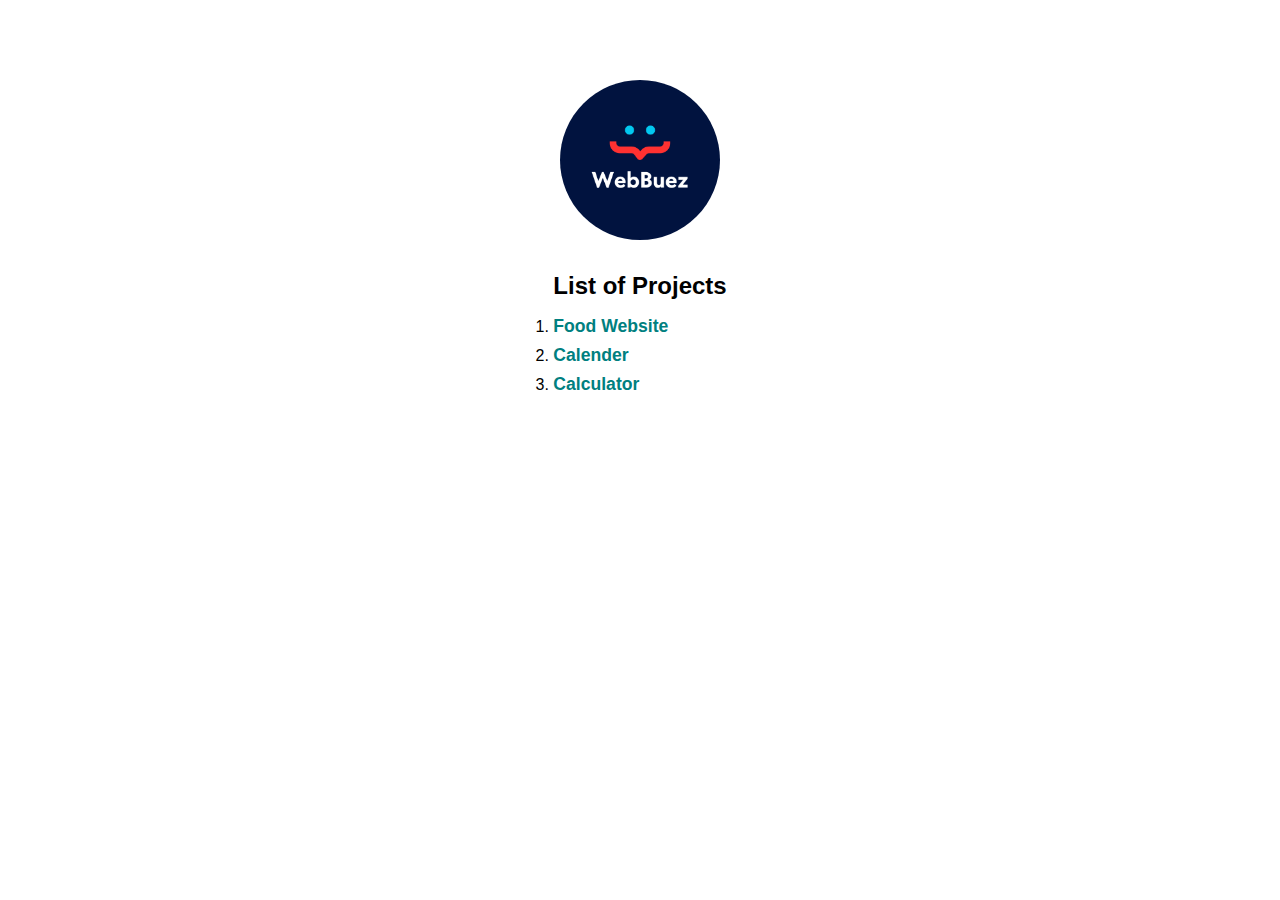
<file: index.html>
<!DOCTYPE html>
<html lang="en">
  <head>
    <meta charset="UTF-8" />
    <meta name="viewport" content="width=device-width, initial-scale=1.0" />
    <title>Webbuez</title>
    <link rel="stylesheet" href="style.css" />
  </head>
  <body>
    <div class="container">
      <img src="logo.png" alt="" />

      <div class="websites">
        <h2>List of Projects</h2>

        <ol class="list-of-websites">
          <li><a href="/food_website/index.html">Food Website</a></li>
          <li><a href="/calender/index.html">Calender</a></li>
          <li><a href="/calculator/index.html">Calculator</a></li>
        </ol>
      </div>
    </div>
  </body>
</html>
</file>
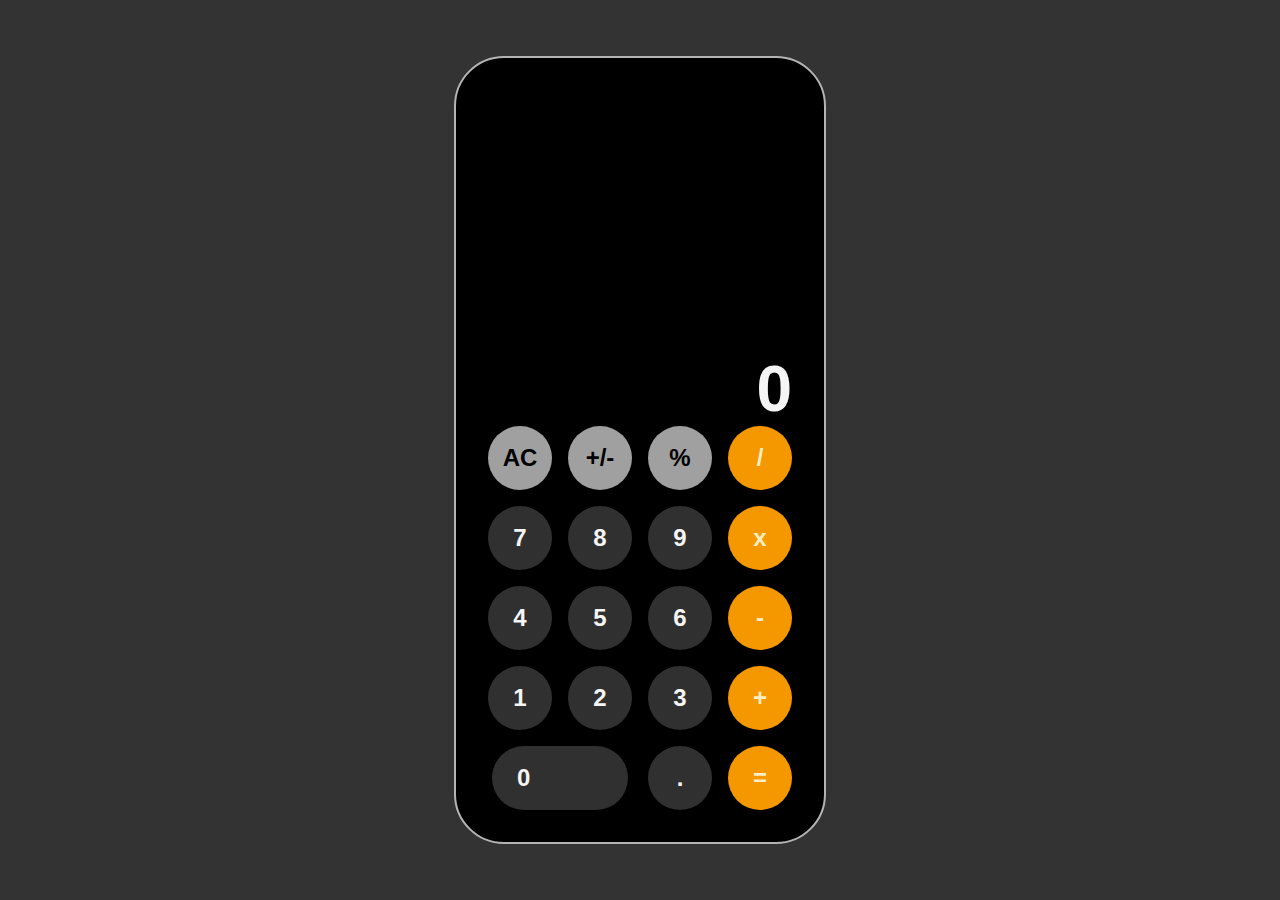
<file: calculator/index.html>
<!DOCTYPE html>
<html lang="en">
  <head>
    <meta charset="UTF-8" />
    <meta name="viewport" content="width=device-width, initial-scale=1.0" />
    <title>Calculator</title>
    <link rel="stylesheet" href="calculator.css" />
  </head>
  <body>
    <div class="container">
      <p class="output">0</p>
      <div class="buttons">
        <p class="switch">AC</p>
        <p class="switch">+/-</p>
        <p class="switch">%</p>
        <p class="operator">/</p>
        <p class="number">7</p>
        <p class="number">8</p>
        <p class="number">9</p>
        <p class="operator">x</p>
        <p class="number">4</p>
        <p class="number">5</p>
        <p class="number">6</p>
        <p class="operator">-</p>
        <p class="number">1</p>
        <p class="number">2</p>
        <p class="number">3</p>
        <p class="operator">+</p>
        <div class="zero-wrapper">
          <p class="zero">0</p>
        </div>
        <p class="number">.</p>
        <p class="operator">=</p>
      </div>
    </div>
  </body>
</html>
</file>
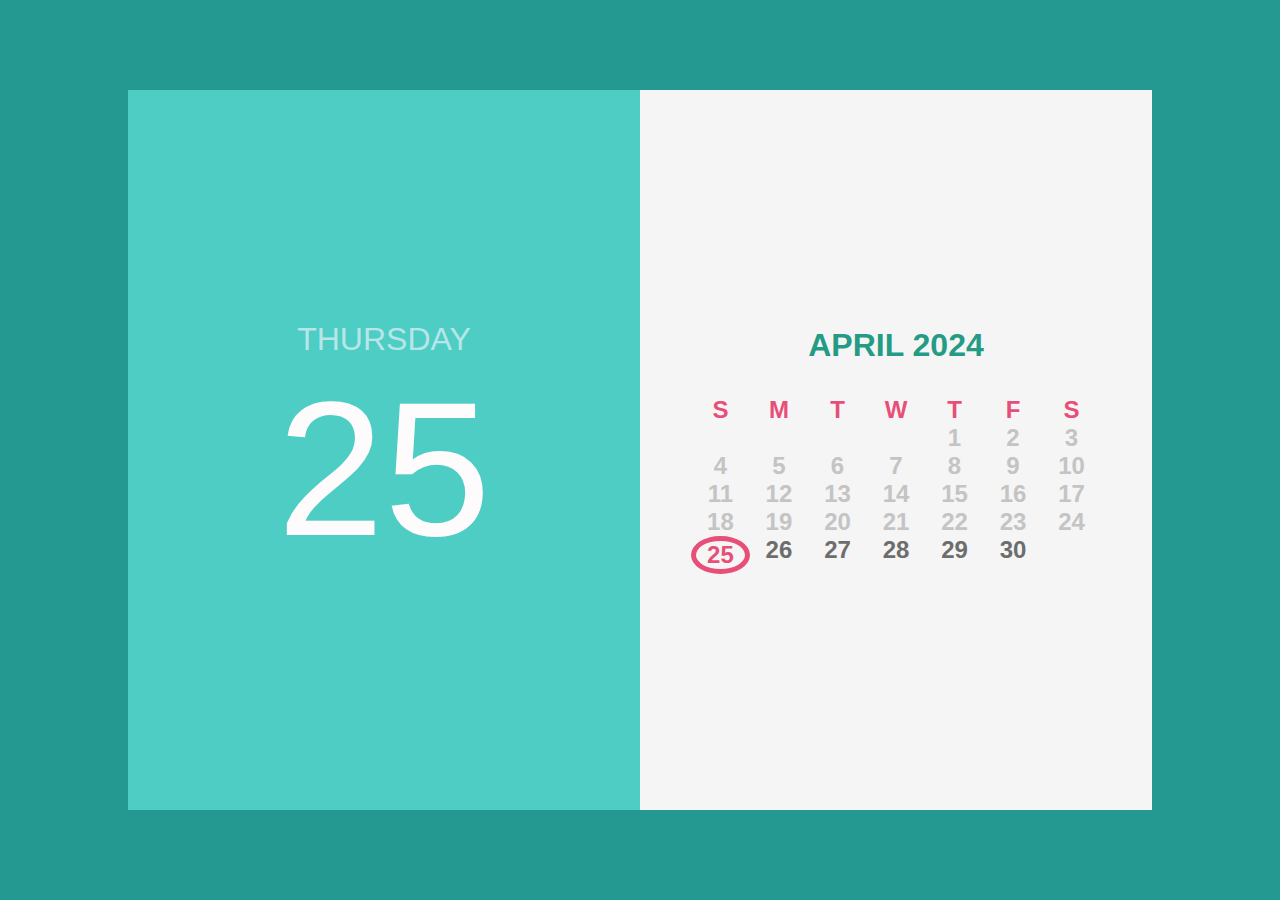
<file: calender/index.html>
<!DOCTYPE html>
<html lang="en">
  <head>
    <meta charset="UTF-8" />
    <meta name="viewport" content="width=device-width, initial-scale=1.0" />
    <title>Calender</title>
    <link rel="stylesheet" href="style.css" />
  </head>
  <body>
    <div class="container">
      <div class="day">
        <p>THURSDAY</p>
        <p>25</h>
      </div>

      <div class="calender">
        <p class="month-year">APRIL 2024</p>

        <div class="calender-inner">

          <p class="days">S</p>
          <p class="days">M</p>
          <p class="days">T</p>
          <p class="days">W</p>
          <p class="days">T</p>
          <p class="days">F</p>
          <p class="days">S</p>

          <p></p>
          <p></p>
          <p></p>
          <p></p>

          <p class="past">1</p>
          <p class="past">2</p>
          <p class="past">3</p>
          <p class="past">4</p>
          <p class="past">5</p>
          <p class="past">6</p>
          <p class="past">7</p>
          <p class="past">8</p>
          <p class="past">9</p>
          <p class="past">10</p>
          <p class="past">11</p>
          <p class="past">12</p>
          <p class="past">13</p>
          <p class="past">14</p>
          <p class="past">15</p>
          <p class="past">16</p>
          <p class="past">17</p>
          <p class="past">18</p>
          <p class="past">19</p>
          <p class="past">20</p>
          <p class="past">21</p>
          <p class="past">22</p>
          <p class="past">23</p>
          <p class="past">24</p>


          <p class="current">25</p>


          <p class="future">26</p>
          <p class="future">27</p>
          <p class="future">28</p>
          <p class="future">29</p>
          <p class="future">30</p>
        </div>
      </div>
    </div>
  </body>
</html>
</file>
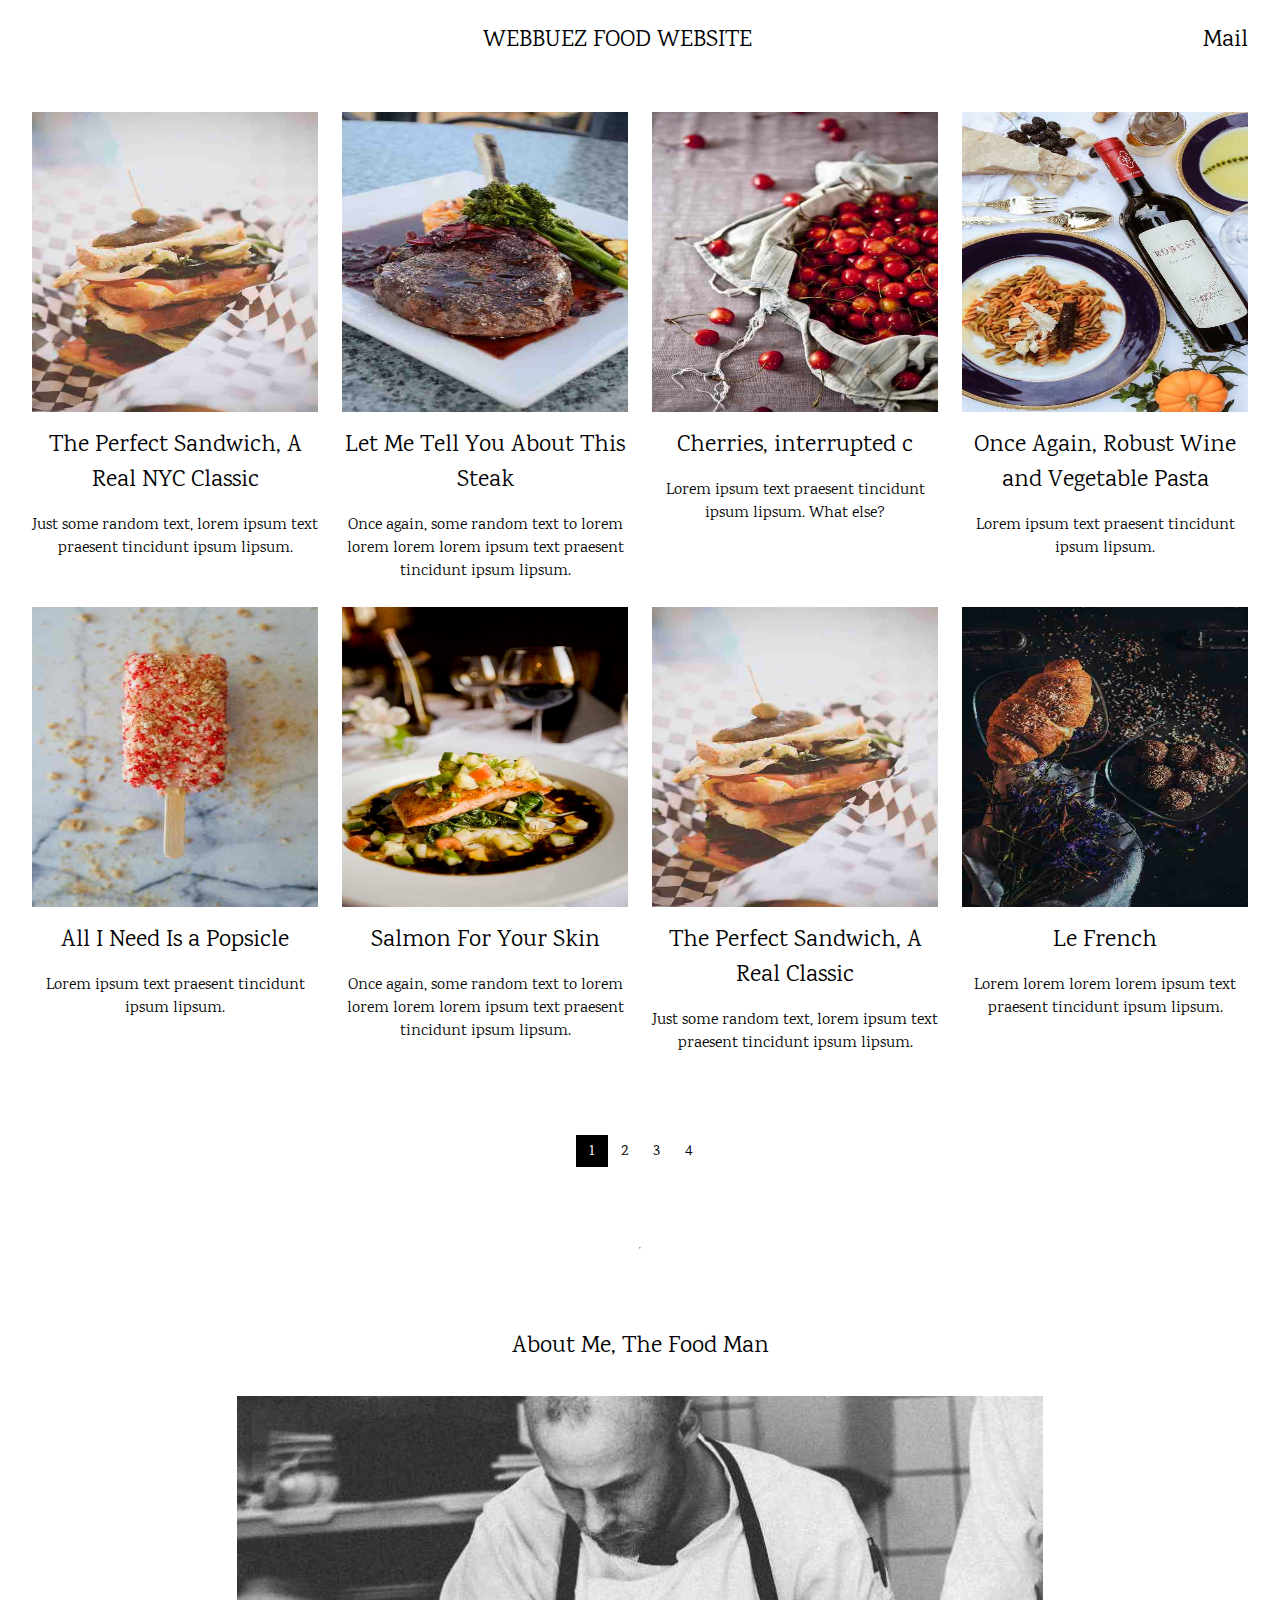
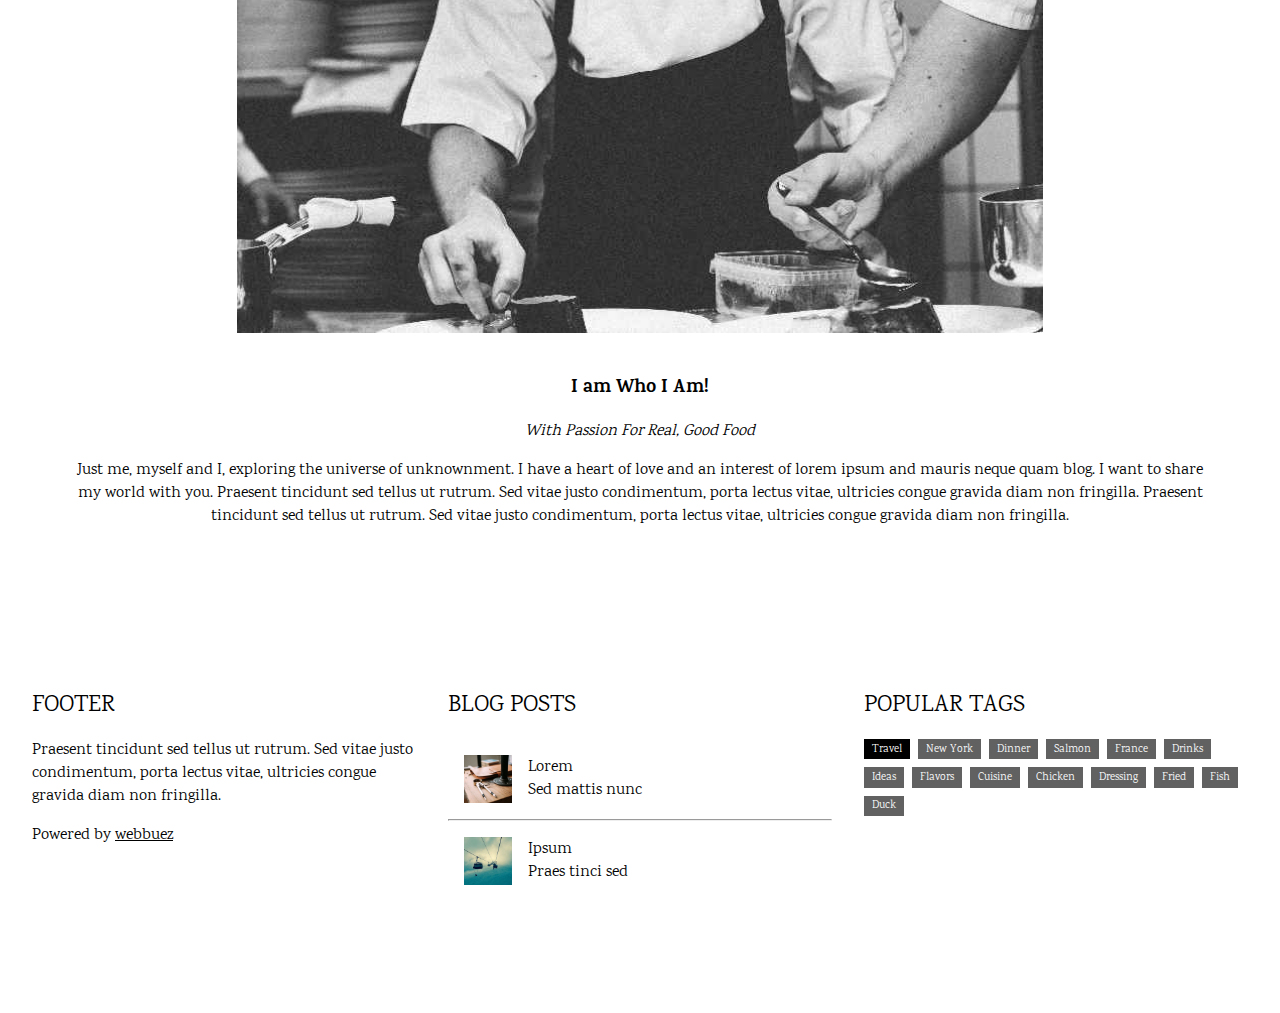
<file: food_website/index.html>
<!DOCTYPE html>
<html lang="en">
  <head>
    <meta charset="UTF-8" />
    <meta name="viewport" content="width=device-width, initial-scale=1.0" />
    <title>Document</title>
    <link rel="stylesheet" href="/styles/style.css" />
    <link
      rel="stylesheet"
      href="https://cdnjs.cloudflare.com/ajax/libs/font-awesome/6.5.2/css/all.min.css"
      integrity="sha512-SnH5WK+bZxgPHs44uWIX+LLJAJ9/2PkPKZ5QiAj6Ta86w+fsb2TkcmfRyVX3pBnMFcV7oQPJkl9QevSCWr3W6A=="
      crossorigin="anonymous"
      referrerpolicy="no-referrer"
    />
    <link rel="preconnect" href="https://fonts.googleapis.com" />
    <link rel="preconnect" href="https://fonts.gstatic.com" crossorigin />
    <link
      href="https://fonts.googleapis.com/css2?family=Karma:wght@300;400;500;600;700&display=swap"
      rel="stylesheet"
    />
  </head>
  <body>
    <div class="container">
      <nav class="navbar">
        <div class="nav-inner">
          <div class="menu"><i class="fa-solid fa-bars"></i></div>
          <div class="nav-brand">
            <a href="">WEBBUEZ FOOD WEBSITE</a>
          </div>
          <div class="mail">
            <p>Mail</p>
          </div>
        </div>
      </nav>

      <div class="hero">
        <div class="cards">
          <div class="card">
            <img src="images/asset 0.jpeg" alt="food image" height="300px" />
            <p class="title">The Perfect Sandwich, A Real NYC Classic</p>
            <p class="desc">
              Just some random text, lorem ipsum text praesent tincidunt ipsum
              lipsum.
            </p>
          </div>
          <div class="card">
            <img src="images/asset 1.jpeg" alt="food image" height="300px" />
            <p class="title">Let Me Tell You About This Steak</p>
            <p class="desc">
              Once again, some random text to lorem lorem lorem lorem ipsum text
              praesent tincidunt ipsum lipsum.
            </p>
          </div>
          <div class="card">
            <img src="images/asset 2.jpeg" alt="food image" height="300px" />
            <p class="title">Cherries, interrupted c</p>
            <p class="desc">
              Lorem ipsum text praesent tincidunt ipsum lipsum. What else?
            </p>
          </div>
          <div class="card">
            <img src="images/asset 3.jpeg" alt="food image" height="300px" />
            <p class="title">Once Again, Robust Wine and Vegetable Pasta</p>
            <p class="desc">
              Lorem ipsum text praesent tincidunt ipsum lipsum.
            </p>
          </div>
          <div class="card">
            <img src="images/asset 4.jpeg" alt="food image" height="300px" />
            <p class="title">All I Need Is a Popsicle</p>
            <p class="desc">
              Lorem ipsum text praesent tincidunt ipsum lipsum.
            </p>
          </div>
          <div class="card">
            <img src="images/asset 5.jpeg" alt="food image" height="300px" />
            <p class="title">Salmon For Your Skin</p>
            <p class="desc">
              Once again, some random text to lorem lorem lorem lorem ipsum text
              praesent tincidunt ipsum lipsum.
            </p>
          </div>
          <div class="card">
            <img src="images/asset 0.jpeg" alt="food image" height="300px" />
            <p class="title">The Perfect Sandwich, A Real Classic</p>
            <p class="desc">
              Just some random text, lorem ipsum text praesent tincidunt ipsum
              lipsum.
            </p>
          </div>
          <div class="card">
            <img src="images/asset 6.jpeg" alt="food image" height="300px" />
            <p class="title">Le French</p>
            <p class="desc">
              Lorem lorem lorem lorem ipsum text praesent tincidunt ipsum
              lipsum.
            </p>
          </div>
        </div>

        <div class="pagination">
          <div class="inner">
            <div class="button">
              <i class="fa-solid fa-angle-left"></i>
            </div>

            <div class="numbers">
              <p>1</p>
              <p>2</p>
              <p>3</p>
              <p>4</p>
            </div>

            <div class="button">
              <i class="fa-solid fa-angle-right"></i>
            </div>
          </div>
        </div>
      </div>

      <hr />

      <section class="about">
        <div class="about-inner">
          <p class="about-title">About Me, The Food Man</p>

          <div class="about-img">
            <img src="images/asset 7.jpeg" alt="" />
          </div>

          <div class="about-desc">
            <p class="first-desc">I am Who I Am!</p>
            <p class="second-desc">With Passion For Real, Good Food</p>
            <p class="long-desc">
              Just me, myself and I, exploring the universe of unknownment. I
              have a heart of love and an interest of lorem ipsum and mauris
              neque quam blog. I want to share my world with you. Praesent
              tincidunt sed tellus ut rutrum. Sed vitae justo condimentum, porta
              lectus vitae, ultricies congue gravida diam non fringilla.
              Praesent tincidunt sed tellus ut rutrum. Sed vitae justo
              condimentum, porta lectus vitae, ultricies congue gravida diam non
              fringilla.
            </p>
          </div>
        </div>
      </section>

      <footer>
        <div class="footer-inner">
          <div class="footer-container">
            <h3 class="footer-title">FOOTER</h3>
            <p>
              Praesent tincidunt sed tellus ut rutrum. Sed vitae justo
              condimentum, porta lectus vitae, ultricies congue gravida diam non
              fringilla.
            </p>

            <p>
              Powered by
              <a href="https://webbuez.vercel.app/" target="_blank">webbuez</a>
            </p>
          </div>

          <div class="blog-post">
            <h3 class="footer-title">BLOG POSTS</h3>

            <div class="blog">
              <img src="images//asset 8.jpeg" alt="" />

              <div>
                <p>Lorem</p>
                <p>Sed mattis nunc</p>
              </div>
            </div>

            <hr />
            <div class="blog">
              <img src="images//asset 9.jpeg" alt="" />

              <div>
                <p>Ipsum</p>
                <p>Praes tinci sed</p>
              </div>
            </div>
          </div>

          <div class="popular-tags">
            <h3 class="footer-title">POPULAR TAGS</h3>
            <div class="tags">
              <p>Travel</p>
              <p>New York</p>
              <p>Dinner</p>
              <p>Salmon</p>
              <p>France</p>
              <p>Drinks</p>
              <p>Ideas</p>
              <p>Flavors</p>
              <p>Cuisine</p>
              <p>Chicken</p>
              <p>Dressing</p>
              <p>Fried</p>
              <p>Fish</p>
              <p>Duck</p>
            </div>
          </div>
        </div>
      </footer>
    </div>
  </body>
</html>
</file>
<file: style.css>
* {
  margin: 0;
  padding: 0;
}

body {
  height: 100vh;
  width: 100%;
  display: flex;
  justify-content: center;
  font-family: "Lucida Sans", "Lucida Sans Regular", "Lucida Grande", "Lucida Sans Unicode", Geneva, Verdana, sans-serif;
}

.container {
  display: flex;
  flex-direction: column;
  align-items: center;
  padding-top: 5rem;
  gap: 2rem;
}
.container img {
  height: 10rem;
  width: 10rem;
  border-radius: 5rem;
}
.container .websites {
  display: flex;
  flex-direction: column;
  gap: 1rem;
}
.container .websites .list-of-websites {
  display: flex;
  flex-direction: column;
  gap: 0.5rem;
}
.container .websites .list-of-websites li a {
  text-decoration: none;
  font-size: 1.1rem;
  color: teal;
  font-weight: bold;
}/*# sourceMappingURL=style.css.map */
</file>
<file: calculator/calculator.css>
* {
  margin: 0;
  padding: 0;
}

body {
  background-color: #333333;
  height: 100vh;
  width: 100%;
  display: flex;
  align-items: center;
  justify-content: center;
  font-family: "Lucida Sans", "Lucida Sans Regular", "Lucida Grande", "Lucida Sans Unicode", Geneva, Verdana, sans-serif;
}

.container {
  background-color: #000000;
  height: 80%;
  border-radius: 50px;
  border: 2px solid #b4b4b4;
  display: flex;
  flex-direction: column;
  justify-content: flex-end;
  align-items: center;
  padding: 2rem;
}
.container .output {
  color: whitesmoke;
  font-weight: bold;
  font-size: 4rem;
  text-align: right;
  width: 100%;
}
.container .buttons {
  display: grid;
  grid-template-columns: repeat(4, 1fr);
  row-gap: 2rem;
  gap: 1rem;
  width: 100%;
  place-items: center;
}
.container .buttons p {
  height: 4rem;
  width: 4rem;
  background-color: #fff;
  display: flex;
  align-items: center;
  justify-content: center;
  color: black;
  border-radius: 50%;
  font-size: 1.5rem;
  font-weight: 600;
}
.container .buttons .switch {
  background-color: #a0a0a0;
}
.container .buttons .operator {
  background-color: #f59800;
  color: #ffedc3;
}
.container .buttons .number {
  background-color: #303030;
  color: #f5f5f5;
}
.container .buttons .zero-wrapper {
  grid-column: span 2;
  border-radius: 3rem;
  background-color: #303030;
  width: 95%;
}
.container .buttons .zero-wrapper .zero {
  background-color: transparent;
  color: #f5f5f5;
}/*# sourceMappingURL=calculator.css.map */
</file>
<file: calender/style.css>
*,
html,
body {
  margin: 0;
  padding: 0;
  font-family: "Lucida Sans", "Lucida Sans Regular", "Lucida Grande", "Lucida Sans Unicode", Geneva, Verdana, sans-serif;
}

body {
  background-color: #249991;
  height: 100vh;
  width: 100%;
  display: flex;
  align-items: center;
  justify-content: center;
}

.container {
  width: 80%;
  height: 80%;
  background-color: #fff;
  display: flex;
  align-items: center;
  justify-content: center;
}
.container .day {
  width: 50%;
  height: 100%;
  background-color: #4ecdc4;
  display: flex;
  flex-direction: column;
  align-items: center;
  justify-content: center;
}
.container .day p:nth-child(1) {
  font-size: 2rem;
  color: #b8e6e8;
}
.container .day p:nth-child(2) {
  font-size: 12rem;
  color: #fefbfd;
}
.container .calender {
  width: 50%;
  height: 100%;
  background-color: #f5f5f5;
  display: flex;
  flex-direction: column;
  text-align: center;
  align-items: center;
  justify-content: center;
  gap: 2rem;
}
.container .calender .month-year {
  color: #249b85;
  font-size: 2rem;
  font-weight: 700;
}
.container .calender .calender-inner {
  display: grid;
  grid-template-columns: repeat(7, 1fr);
  width: 80%;
}
.container .calender .calender-inner p {
  font-size: 1.5rem;
  font-weight: 600;
}
.container .calender .calender-inner .days {
  color: #e84f78;
}
.container .calender .calender-inner .past {
  color: #c4c4c4;
}
.container .calender .calender-inner .current {
  border-radius: 100%;
  border: 5px solid #e84f78;
  color: #e84f78;
}
.container .calender .calender-inner .future {
  color: #6d6d6d;
}/*# sourceMappingURL=style.css.map */
</file>
<file: styles/style.css>
*,
html,
body {
  margin: 0;
  padding: 0;
  font-family: "Karma", sans-serif;
  color: #000000;
}
* a,
html a,
body a {
  text-decoration: none;
}

.container {
  height: 100%;
  width: 100%;
  display: flex;
  flex-direction: column;
  align-items: center;
  gap: 5rem;
  padding: 7rem 0;
}
.container nav {
  display: flex;
  justify-content: center;
  align-items: center;
  height: 5rem;
  position: fixed;
  top: 0;
  left: 0;
  width: 100%;
  background: #ffffff;
}
.container nav .nav-inner {
  width: 95%;
  display: flex;
  justify-content: space-between;
  align-items: center;
  height: 100%;
}
.container nav .nav-inner .menu i {
  font-size: 1.5rem;
}
.container nav .nav-inner .nav-brand a,
.container nav .nav-inner .nav-brand p,
.container nav .nav-inner .mail a,
.container nav .nav-inner .mail p {
  font-size: 1.5rem;
}
.container .hero {
  width: 95%;
  display: flex;
  flex-direction: column;
  gap: 5rem;
}
.container .hero .cards {
  display: grid;
  grid-template-columns: repeat(4, 1fr);
  gap: 1.5rem;
}
.container .hero .cards .card {
  display: flex;
  flex-direction: column;
  gap: 1rem;
  text-align: center;
}
.container .hero .cards .card .title {
  font-size: 1.5rem;
}
.container .hero .pagination {
  width: 100%;
  display: flex;
  justify-content: center;
}
.container .hero .pagination .inner {
  display: flex;
  align-items: center;
  gap: 1rem;
}
.container .hero .pagination .inner .button i {
  font-size: 0.7rem;
  height: 2rem;
  width: 2rem;
  display: flex;
  justify-content: center;
  align-items: center;
  cursor: pointer;
}
.container .hero .pagination .inner .button i:hover {
  background: #000000;
  color: #ffffff;
}
.container .hero .pagination .inner .numbers {
  display: flex;
}
.container .hero .pagination .inner .numbers p {
  height: 2rem;
  width: 2rem;
  color: #000000;
  cursor: pointer;
  display: flex;
  justify-content: center;
  align-items: center;
}
.container .hero .pagination .inner .numbers p:hover {
  background: #000000;
  color: #ffffff;
}
.container .hero .pagination .inner .numbers p:nth-child(1) {
  background: #000000;
  color: #ffffff;
}
.container .hero .pagination .inner .numbers p:nth-child(1):hover {
  background: #616161;
}
.container .about {
  width: 100%;
  display: flex;
  justify-content: center;
  align-items: center;
}
.container .about .about-inner {
  width: 90%;
  display: flex;
  justify-content: center;
  align-items: center;
  flex-direction: column;
  gap: 2rem;
  text-align: center;
}
.container .about .about-inner .about-title {
  font-size: 1.5rem;
}
.container .about .about-inner .about-img {
  width: 100%;
  height: 100%;
}
.container .about .about-inner .about-img img {
  width: 100%;
  height: 100%;
}
.container .about .about-inner .about-desc {
  display: flex;
  flex-direction: column;
  gap: 1rem;
}
.container .about .about-inner .about-desc .first-desc {
  font-size: 1.2rem;
  font-weight: bold;
}
.container .about .about-inner .about-desc .second-desc {
  font-style: italic;
}
.container footer {
  width: 100%;
  display: flex;
  align-items: center;
  justify-content: center;
  margin-top: 5rem;
}
.container footer .footer-inner {
  width: 95%;
  display: grid;
  grid-template-columns: repeat(3, 1fr);
  grid-gap: 2rem;
}
.container footer .footer-inner h3 {
  font-weight: normal;
  font-size: 1.5rem;
  margin-bottom: 1rem;
}
.container footer .footer-inner .footer-container p {
  margin-bottom: 1rem;
}
.container footer .footer-inner .footer-container p a {
  text-decoration: underline;
}
.container footer .footer-inner .blog-post {
  display: flex;
  flex-direction: column;
}
.container footer .footer-inner .blog-post .blog {
  display: flex;
  align-items: center;
  gap: 1rem;
  padding: 1rem;
}
.container footer .footer-inner .blog-post .blog img {
  height: 3rem;
}
.container footer .footer-inner .blog-post .blog:hover {
  background-color: #ddd;
}
.container footer .footer-inner .popular-tags .tags {
  display: flex;
  gap: 0.5rem;
  flex-wrap: wrap;
  width: -moz-fit-content;
  width: fit-content;
}
.container footer .footer-inner .popular-tags .tags p {
  background-color: #616161;
  color: #ffffff;
  font-size: 0.7rem;
  padding: 0.1rem 0.5rem;
}
.container footer .footer-inner .popular-tags .tags p:nth-child(1) {
  background-color: #000000;
}

@media screen and (max-width: 1024px) {
  .container .hero .cards {
    grid-template-columns: repeat(3, 1fr);
  }
}
@media screen and (min-width: 1024px) {
  .container .about .about-inner .about-img {
    width: 70%;
    height: 70%;
  }
}
@media screen and (max-width: 768px) {
  .container .hero .cards {
    grid-template-columns: repeat(2, 1fr);
  }
  .container .hero .cards .card .title {
    font-size: 1.2rem;
  }
  .container .hero .cards .card .desc {
    font-size: 0.8rem;
  }
  .container footer .footer-inner {
    grid-template-columns: repeat(1, 1fr);
  }
}/*# sourceMappingURL=style.css.map */
</file>
